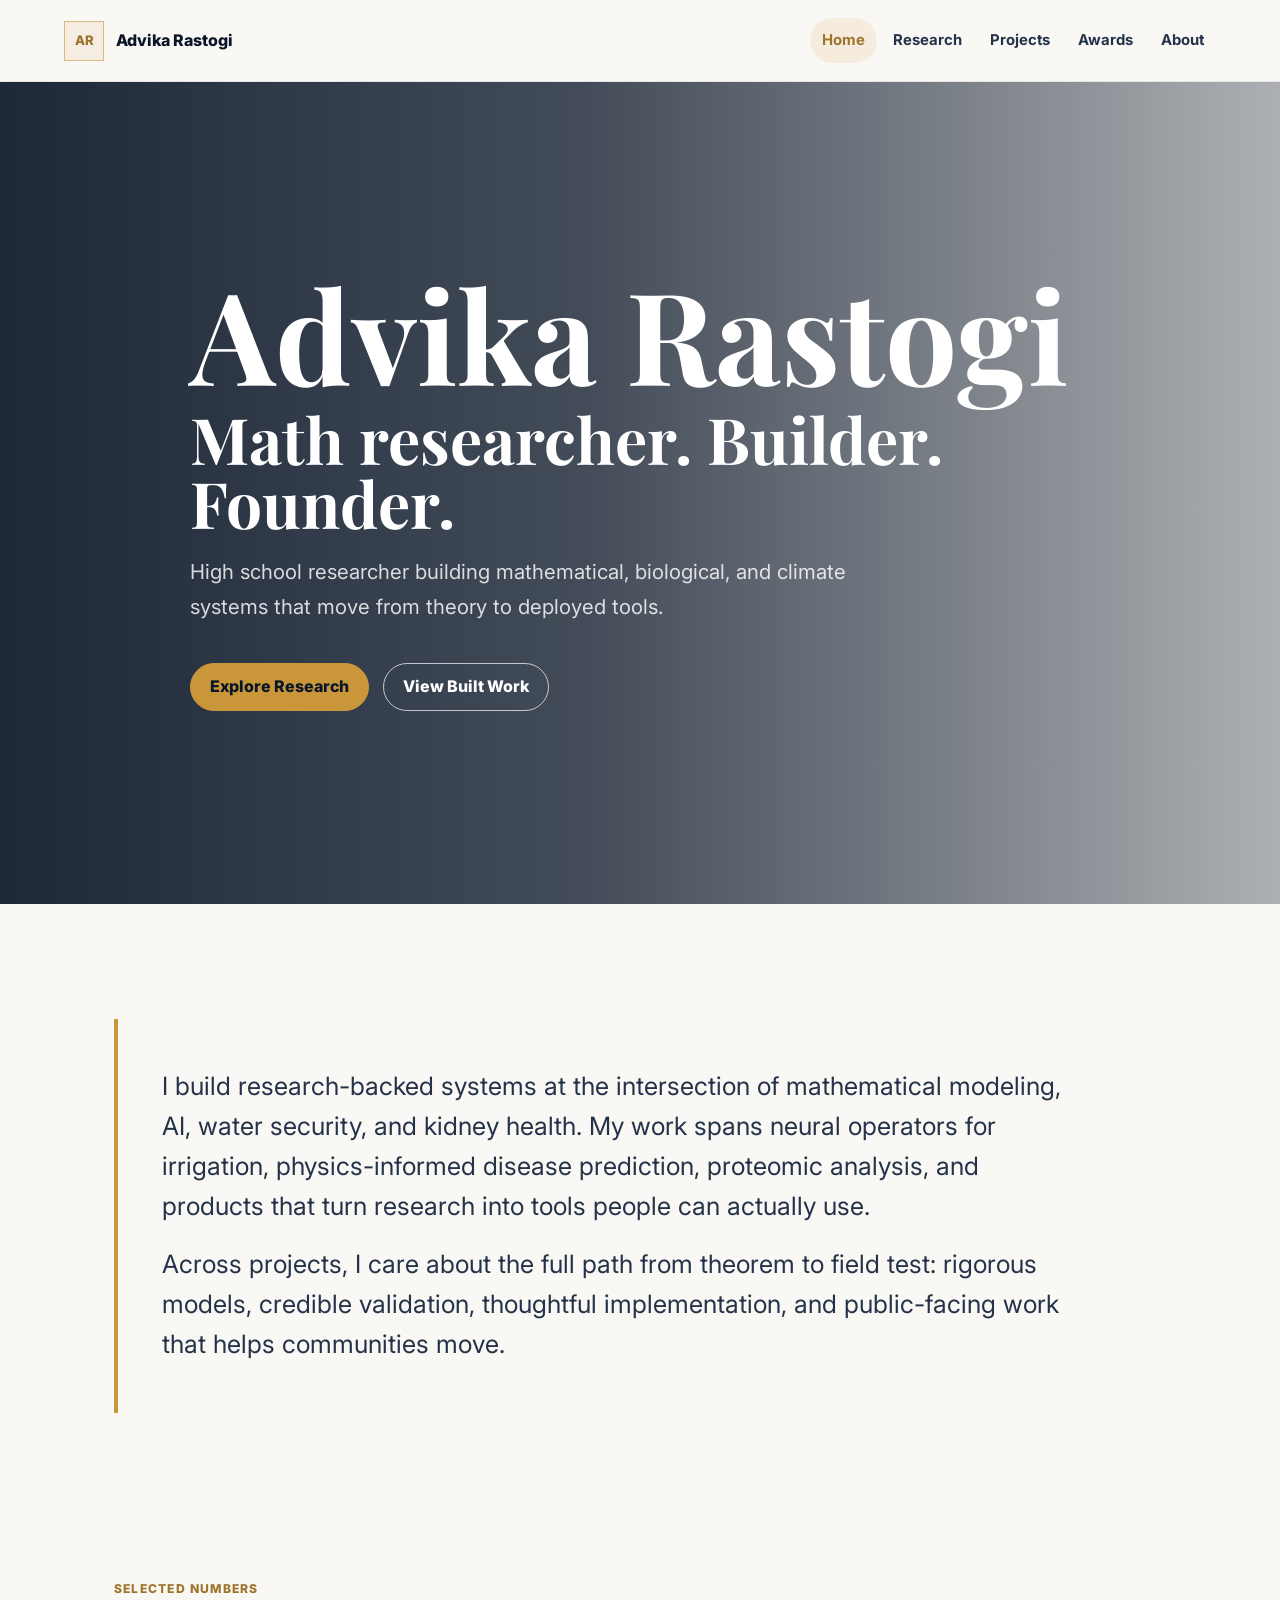
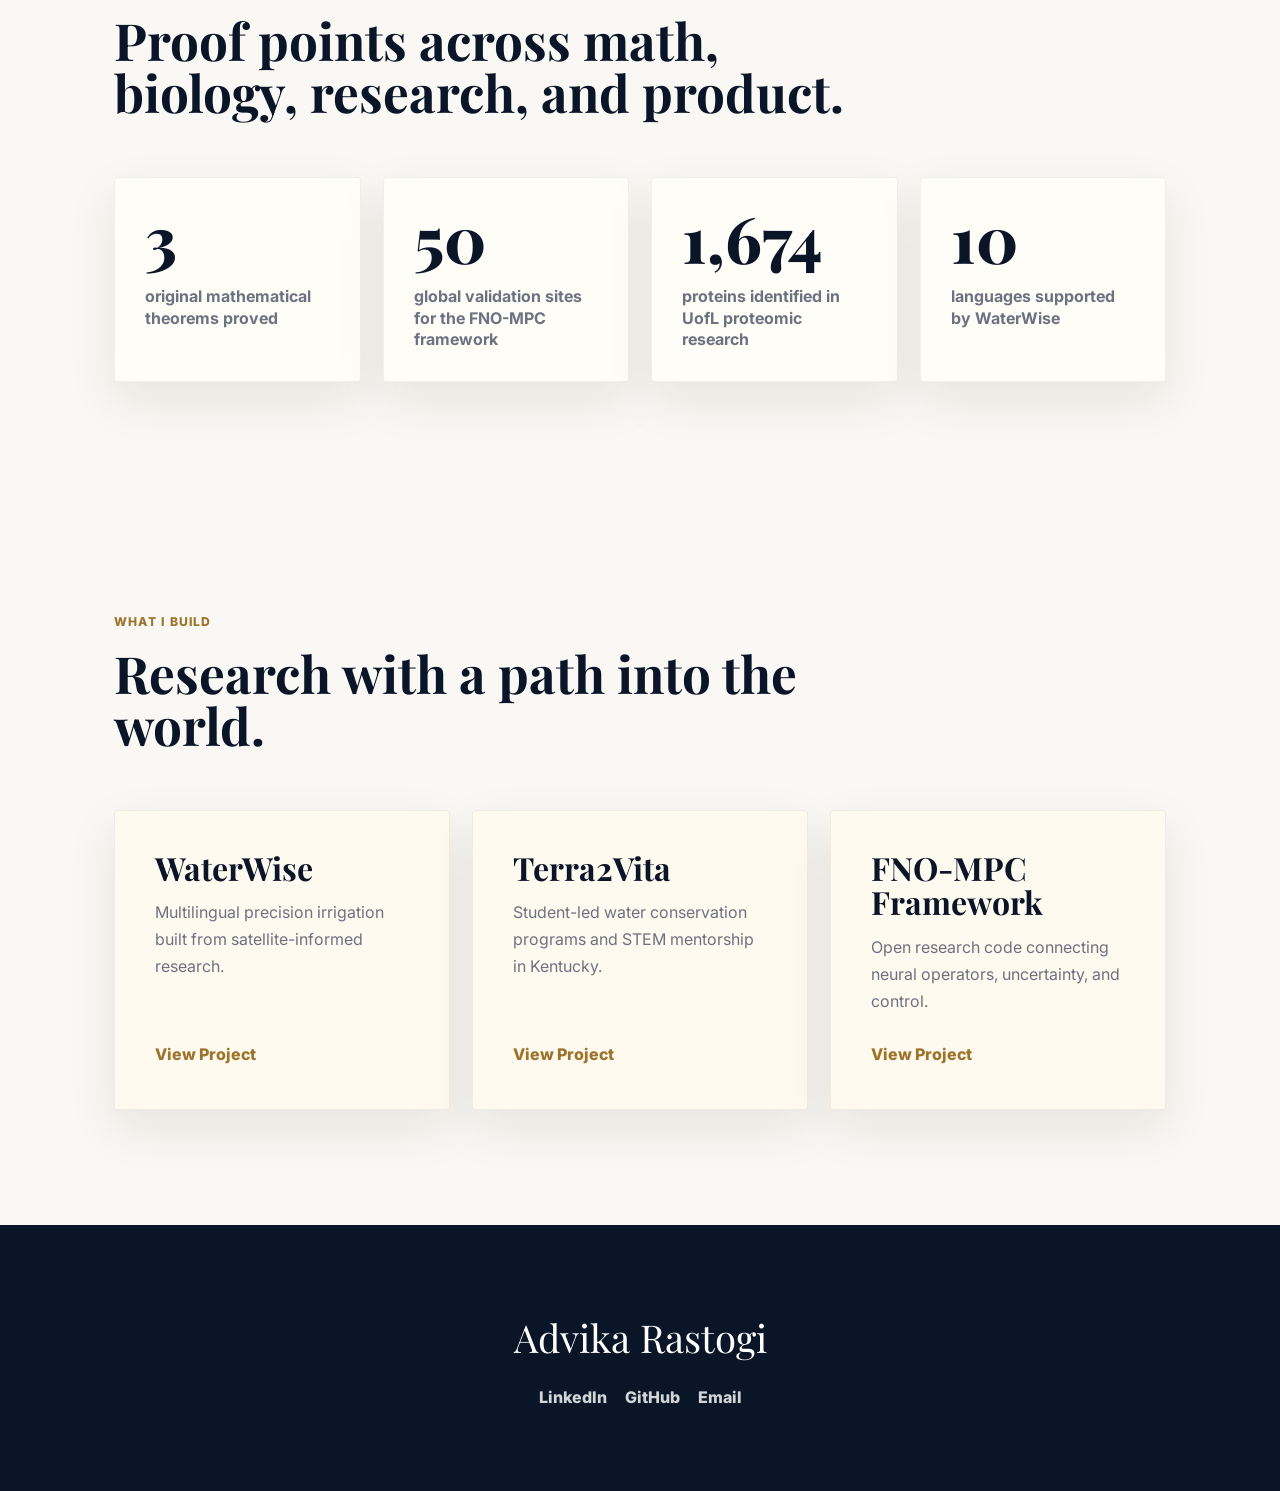
<file: index.html>
<!doctype html>
<html lang="en">
  <head>
    <meta charset="utf-8">
    <meta name="viewport" content="width=device-width, initial-scale=1">
    <title>Advika Rastogi | Researcher, Founder, Builder</title>
    <meta name="description" content="Advika Rastogi is a high school math researcher, founder, and builder working across neural operators, kidney disease prediction, precision irrigation, and youth STEM access.">
    <link rel="preconnect" href="https://fonts.googleapis.com">
    <link rel="preconnect" href="https://fonts.gstatic.com" crossorigin>
    <link href="https://fonts.googleapis.com/css2?family=Inter:wght@400;500;600;700;800&family=Playfair+Display:wght@600;700;800&display=swap" rel="stylesheet">
    <link rel="stylesheet" href="styles.css">
  </head>
  <body>
    <header class="site-header">
      <a class="brand" href="index.html" aria-label="Advika Rastogi home">
        <span class="brand-mark">AR</span>
        <span>Advika Rastogi</span>
      </a>
      <button class="nav-toggle" type="button" aria-label="Open navigation" aria-expanded="false">
        <span></span>
        <span></span>
        <span></span>
      </button>
      <nav class="site-nav" aria-label="Primary navigation">
        <a href="index.html">Home</a>
        <a href="research.html">Research</a>
        <a href="projects.html">Projects</a>
        <a href="awards.html">Awards</a>
        <a href="about.html">About</a>
      </nav>
    </header>

    <main>
      <section class="hero photo-hero">
        <div class="hero-content minimal reveal">
          <h1>Advika Rastogi</h1>
          <p class="tagline">Math researcher. Builder. Founder.</p>
          <p class="hero-copy">High school researcher building mathematical, biological, and climate systems that move from theory to deployed tools.</p>
          <div class="hero-actions" aria-label="Featured links">
            <a class="button primary" href="research.html">Explore Research</a>
            <a class="button secondary" href="projects.html">View Built Work</a>
          </div>
        </div>
      </section>

      <section class="section cream-section">
        <article class="bio-block reveal">
          <p>
            I build research-backed systems at the intersection of mathematical modeling, AI, water security, and kidney health. My work spans neural operators for irrigation, physics-informed disease prediction, proteomic analysis, and products that turn research into tools people can actually use.
          </p>
          <p>
            Across projects, I care about the full path from theorem to field test: rigorous models, credible validation, thoughtful implementation, and public-facing work that helps communities move.
          </p>
        </article>
      </section>

      <section class="section section-tight cream-section">
        <div class="section-heading reveal">
          <p class="eyebrow">Selected numbers</p>
          <h2>Proof points across math, biology, research, and product.</h2>
        </div>
        <div class="stats-grid">
          <article class="metric-card reveal"><span class="metric">3</span><span class="metric-label">original mathematical theorems proved</span></article>
          <article class="metric-card reveal"><span class="metric">50</span><span class="metric-label">global validation sites for the FNO-MPC framework</span></article>
          <article class="metric-card reveal"><span class="metric">1,674</span><span class="metric-label">proteins identified in UofL proteomic research</span></article>
          <article class="metric-card reveal"><span class="metric">10</span><span class="metric-label">languages supported by WaterWise</span></article>
        </div>
      </section>

      <section class="section cream-section">
        <div class="section-heading reveal">
          <p class="eyebrow">What I Build</p>
          <h2>Research with a path into the world.</h2>
        </div>
        <div class="featured-grid">
          <article class="editorial-card reveal">
            <h3>WaterWise</h3>
            <p>Multilingual precision irrigation built from satellite-informed research.</p>
            <a class="text-link" href="projects.html">View Project</a>
          </article>
          <article class="editorial-card reveal">
            <h3>Terra2Vita</h3>
            <p>Student-led water conservation programs and STEM mentorship in Kentucky.</p>
            <a class="text-link" href="projects.html">View Project</a>
          </article>
          <article class="editorial-card reveal">
            <h3>FNO-MPC Framework</h3>
            <p>Open research code connecting neural operators, uncertainty, and control.</p>
            <a class="text-link" href="projects.html">View Project</a>
          </article>
        </div>
      </section>
    </main>

    <footer class="site-footer">
      <p>Advika Rastogi</p>
      <div>
        <a href="#" aria-disabled="true">LinkedIn</a>
        <a href="#" aria-disabled="true">GitHub</a>
        <a href="mailto:advika@example.com">Email</a>
      </div>
    </footer>
    <script src="script.js"></script>
  </body>
</html>
</file>
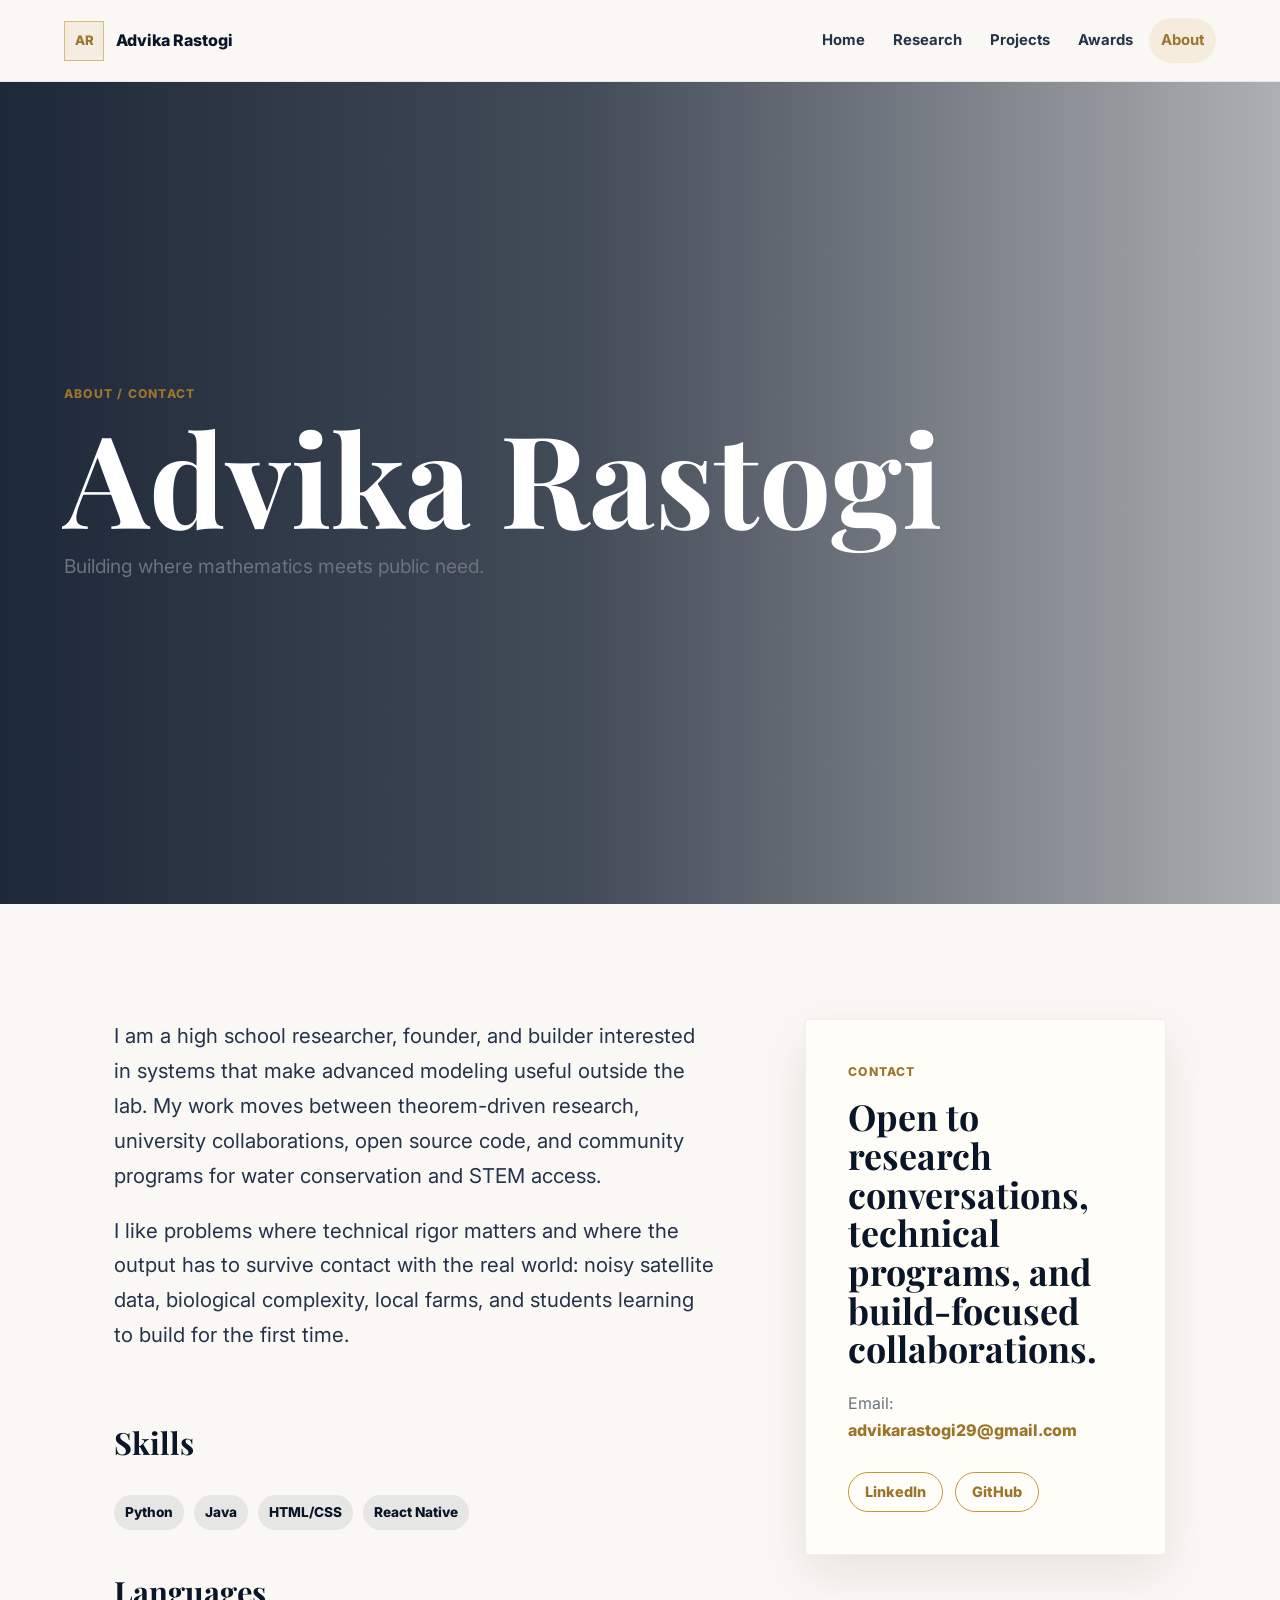
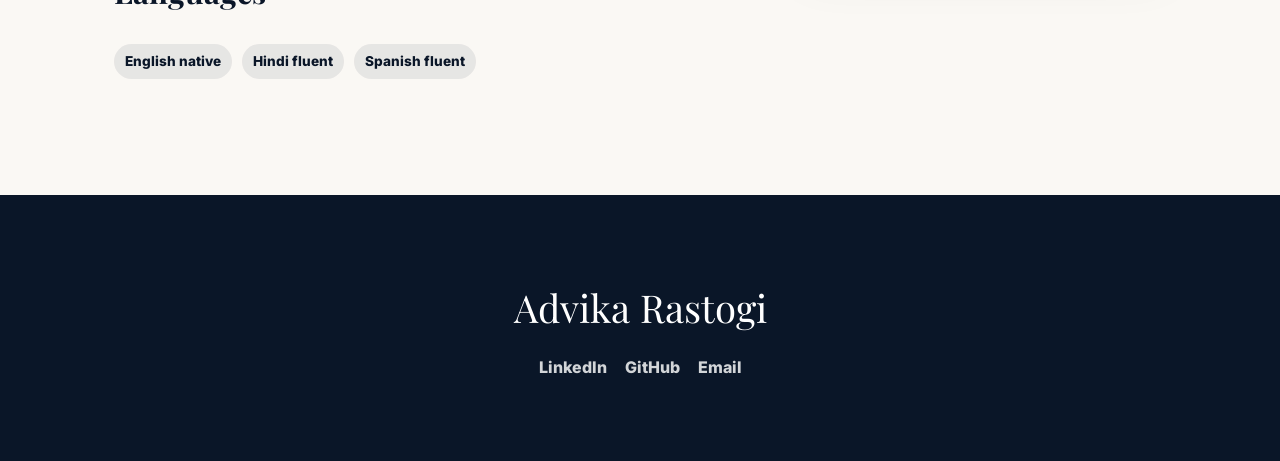
<file: about.html>
<!doctype html>
<html lang="en">
  <head>
    <meta charset="utf-8">
    <meta name="viewport" content="width=device-width, initial-scale=1">
    <title>About | Advika Rastogi</title>
    <meta name="description" content="About Advika Rastogi, high school researcher, founder, and builder.">
    <link rel="preconnect" href="https://fonts.googleapis.com">
    <link rel="preconnect" href="https://fonts.gstatic.com" crossorigin>
    <link href="https://fonts.googleapis.com/css2?family=Inter:wght@400;500;600;700;800&family=Playfair+Display:wght@600;700;800&display=swap" rel="stylesheet">
    <link rel="stylesheet" href="styles.css">
  </head>
  <body>
    <header class="site-header">
      <a class="brand" href="index.html"><span class="brand-mark">AR</span><span>Advika Rastogi</span></a>
      <button class="nav-toggle" type="button" aria-label="Open navigation" aria-expanded="false"><span></span><span></span><span></span></button>
      <nav class="site-nav" aria-label="Primary navigation">
        <a href="index.html">Home</a>
        <a href="research.html">Research</a>
        <a href="projects.html">Projects</a>
        <a href="awards.html">Awards</a>
        <a href="about.html">About</a>
      </nav>
    </header>

    <main>
      <section class="hero photo-hero" about-title">
        <div class="reveal">
          <p class="eyebrow">About / Contact</p>
          <h1>Advika Rastogi</h1>
          <p class="page-copy">Building where mathematics meets public need.</p>
        </div>
      </section>

      <section class="section two-column cream-section">
        <div class="about-copy reveal">
          <p>I am a high school researcher, founder, and builder interested in systems that make advanced modeling useful outside the lab. My work moves between theorem-driven research, university collaborations, open source code, and community programs for water conservation and STEM access.</p>
          <p>I like problems where technical rigor matters and where the output has to survive contact with the real world: noisy satellite data, biological complexity, local farms, and students learning to build for the first time.</p>
          <div class="info-stack">
            <div>
              <h2>Skills</h2>
              <div class="chip-list"><span>Python</span><span>Java</span><span>HTML/CSS</span><span>React Native</span></div>
            </div>
            <div>
              <h2>Languages</h2>
              <div class="chip-list"><span>English native</span><span>Hindi fluent</span><span>Spanish fluent</span></div>
            </div>
          </div>
        </div>
        <aside class="contact-card reveal" id="contact">
          <span class="card-kicker">Contact</span>
          <h2>Open to research conversations, technical programs, and build-focused collaborations.</h2>
          <p>Email: <a href="mailto:advika@example.com">advikarastogi29@gmail.com</a></p>
          <div class="contact-actions">
            <a class="button small outline-gold" href="#" aria-disabled="true">LinkedIn</a>
            <a class="button small outline-gold" href="#" aria-disabled="true">GitHub</a>
          </div>
        </aside>
      </section>
    </main>

    <footer class="site-footer">
      <p>Advika Rastogi</p>
      <div><a href="#" aria-disabled="true">LinkedIn</a><a href="#" aria-disabled="true">GitHub</a><a href="mailto:advika@example.com">Email</a></div>
    </footer>
    <script src="script.js"></script>
  </body>
</html>
</file>
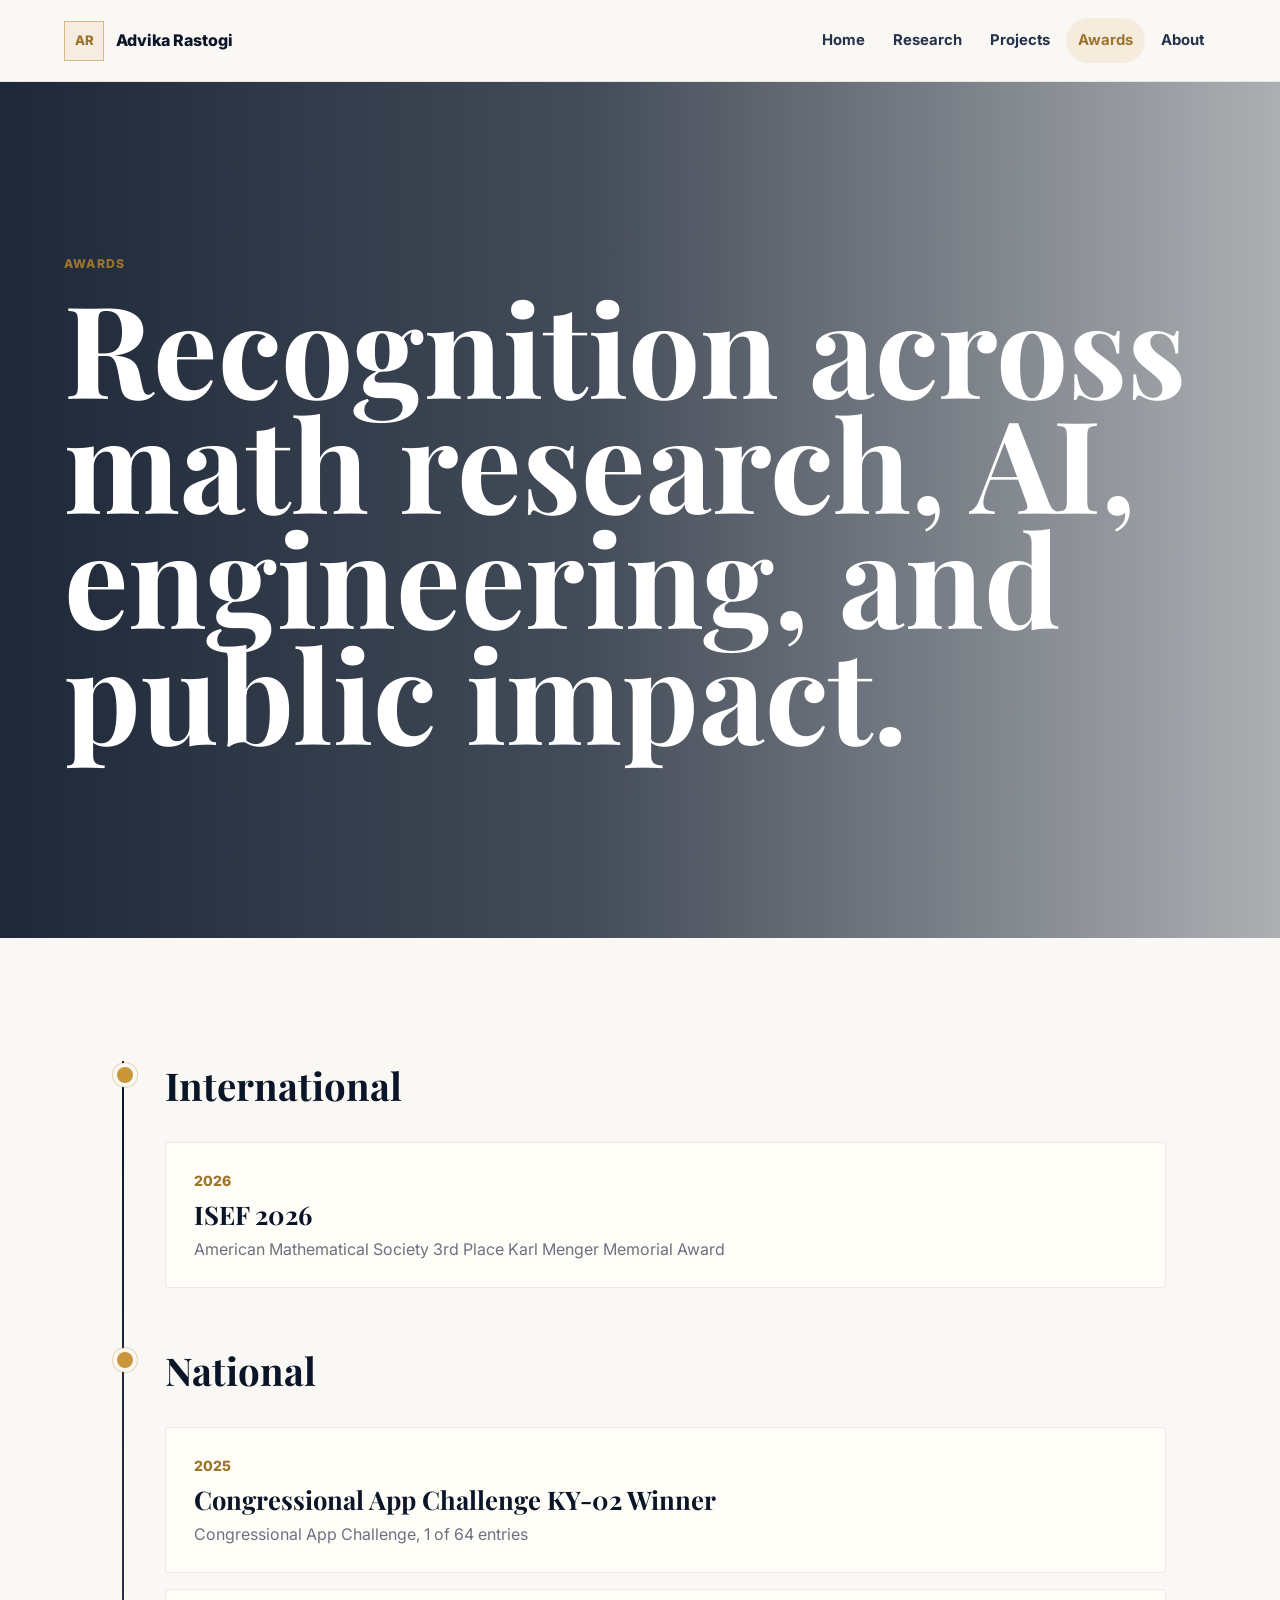
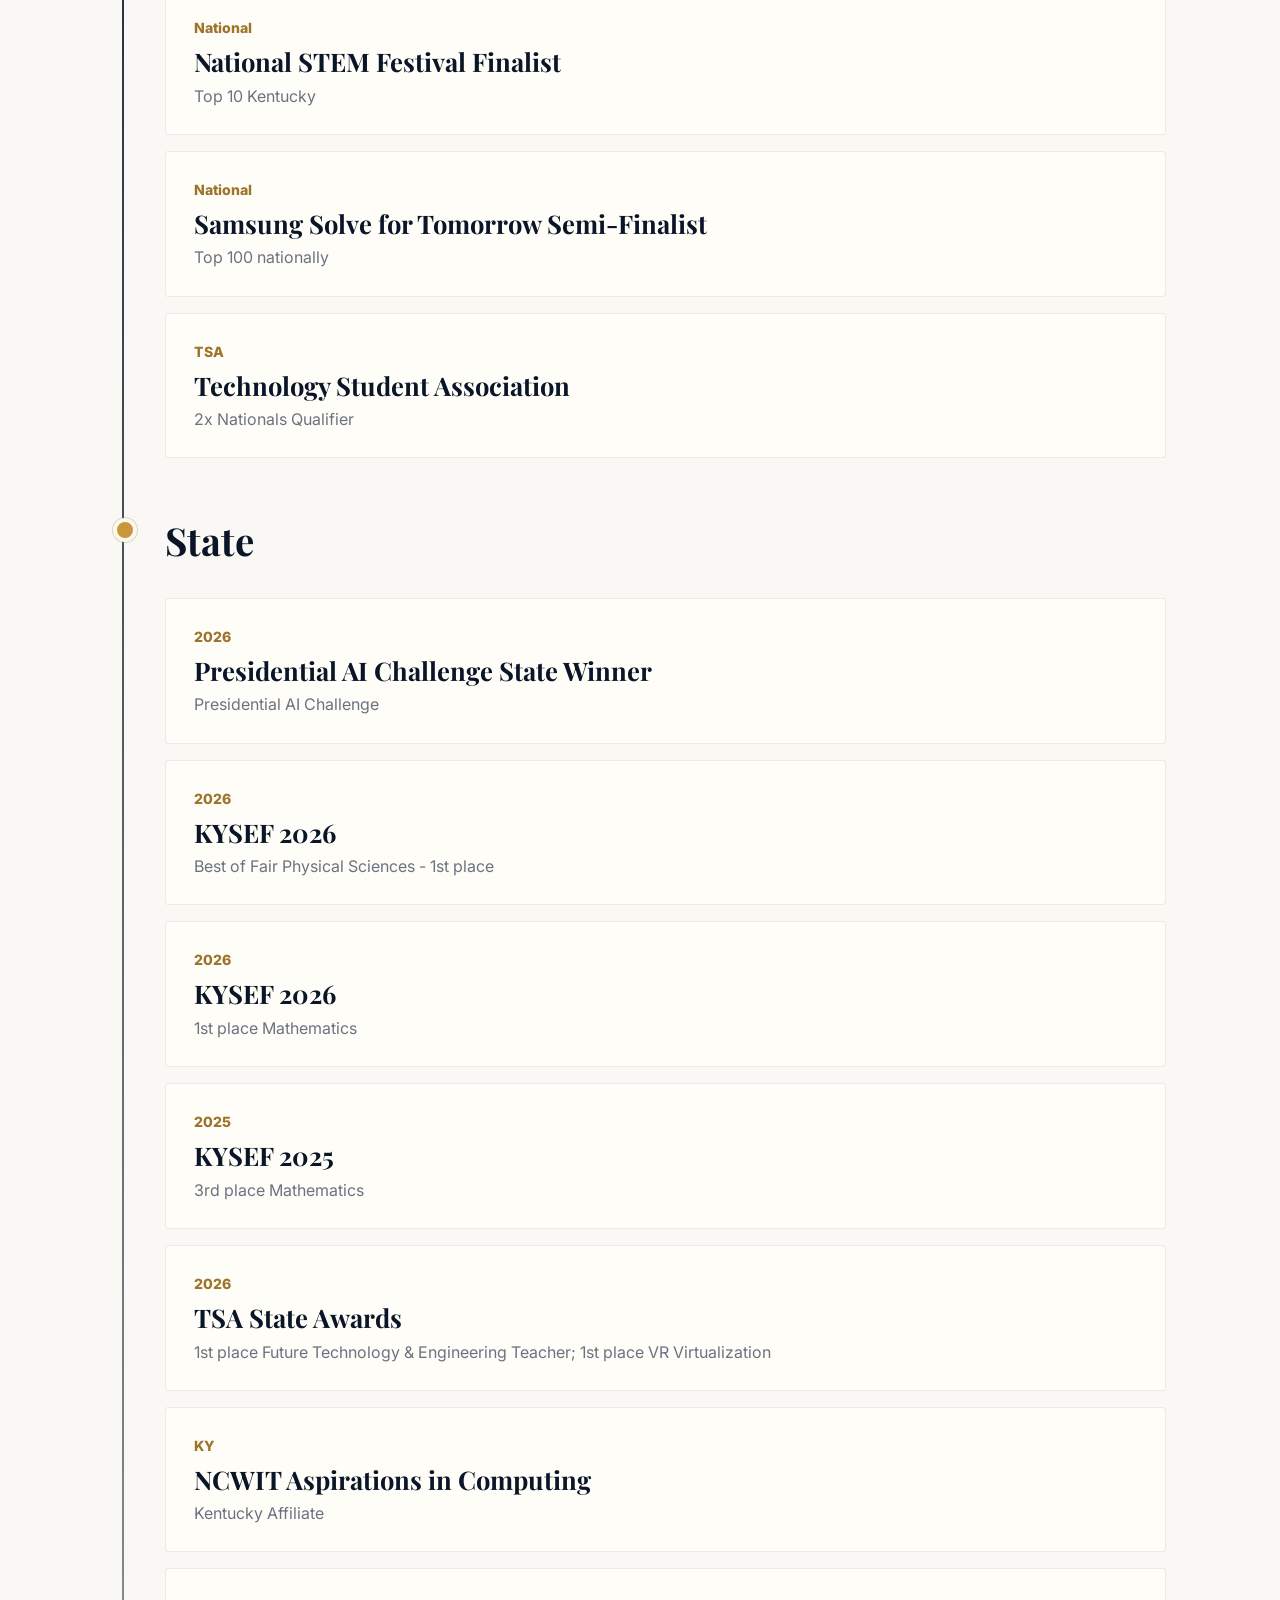
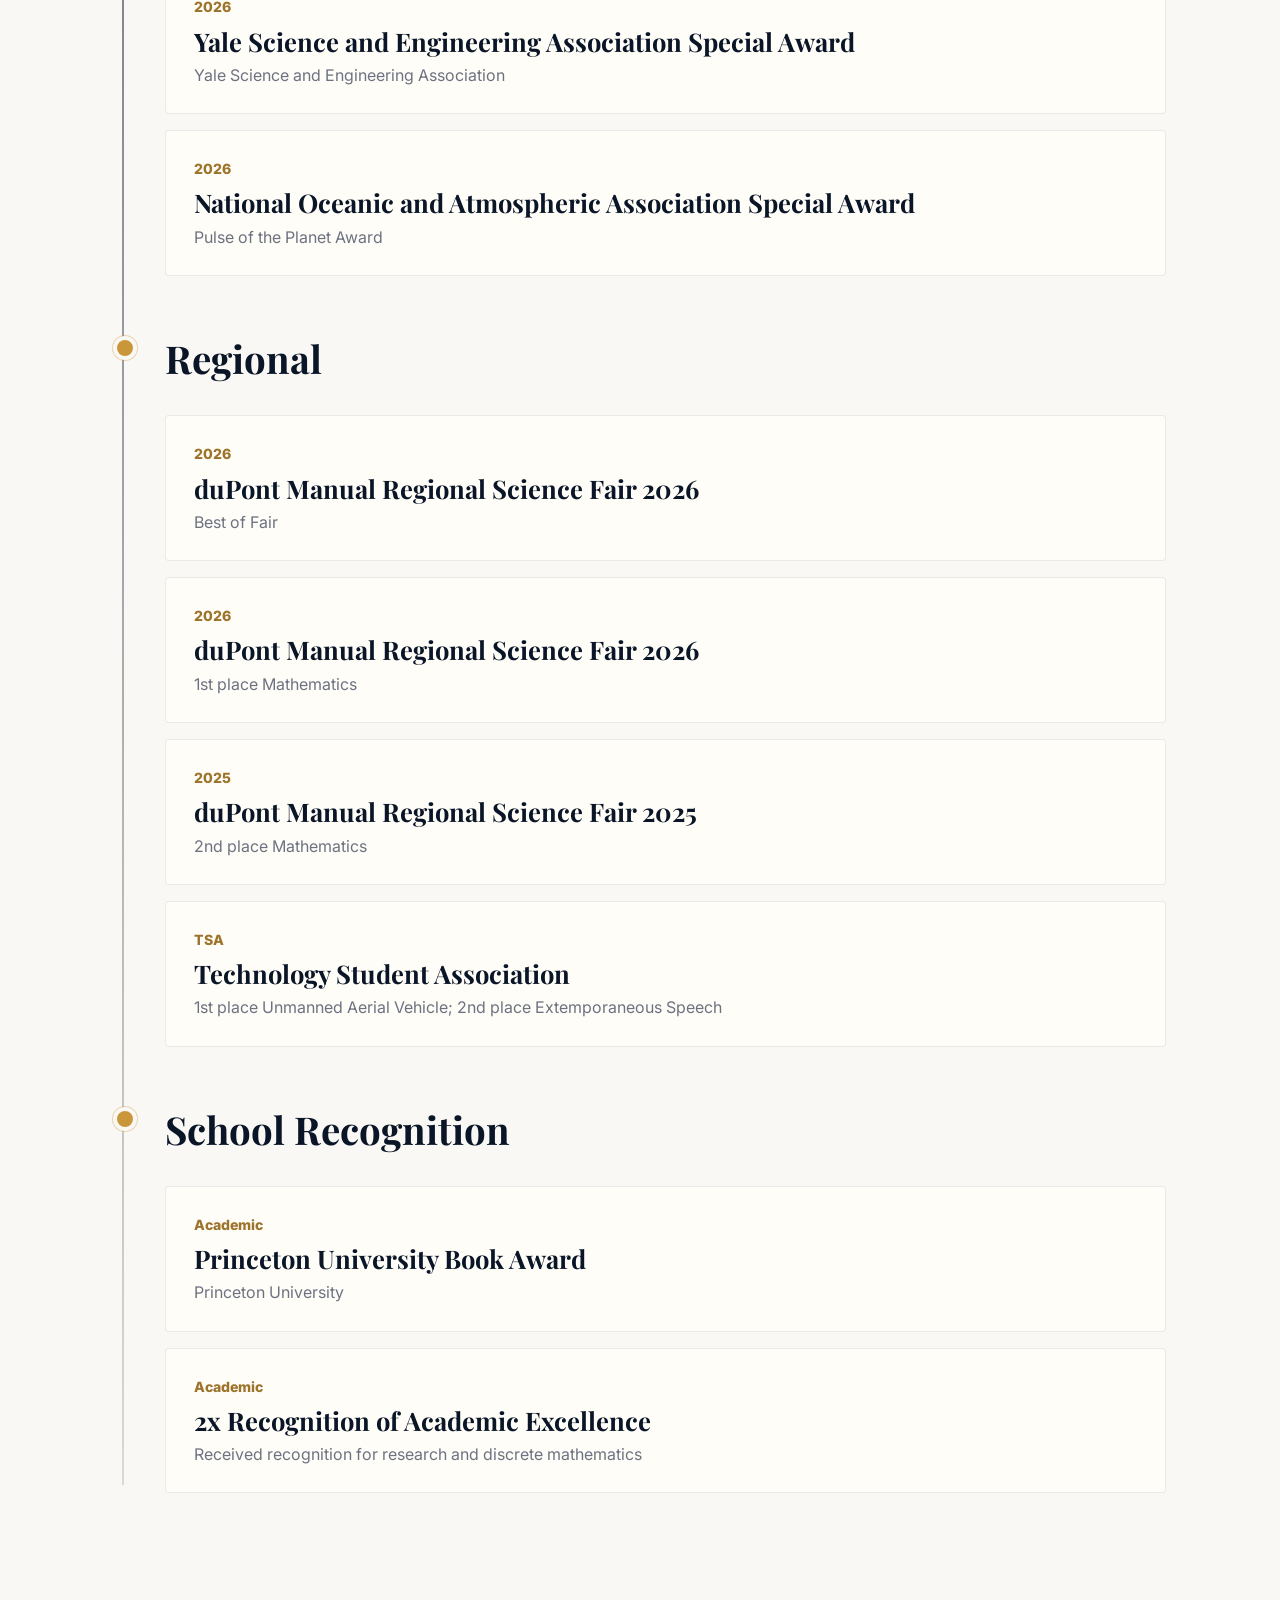
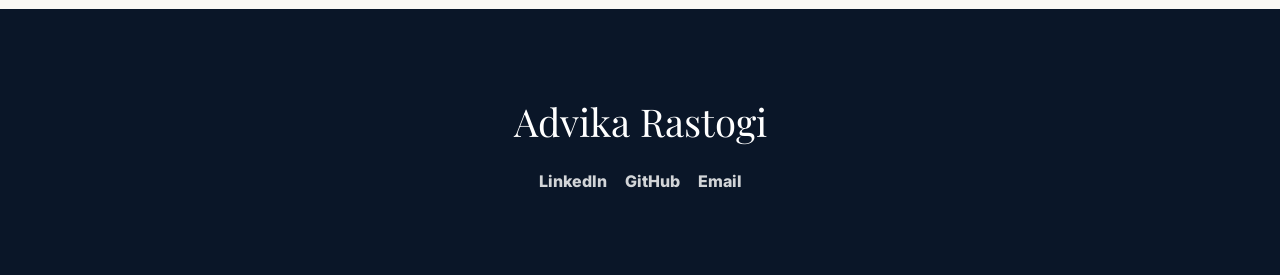
<file: awards.html>
<!doctype html>
<html lang="en">
  <head>
    <meta charset="utf-8">
    <meta name="viewport" content="width=device-width, initial-scale=1">
    <title>Awards | Advika Rastogi</title>
    <meta name="description" content="Awards and recognition earned by Advika Rastogi in research, AI, engineering, and STEM leadership.">
    <link rel="preconnect" href="https://fonts.googleapis.com">
    <link rel="preconnect" href="https://fonts.gstatic.com" crossorigin>
    <link href="https://fonts.googleapis.com/css2?family=Inter:wght@400;500;600;700;800&family=Playfair+Display:wght@600;700;800&display=swap" rel="stylesheet">
    <link rel="stylesheet" href="styles.css">
  </head>
  <body>
    <header class="site-header">
      <a class="brand" href="index.html"><span class="brand-mark">AR</span><span>Advika Rastogi</span></a>
      <button class="nav-toggle" type="button" aria-label="Open navigation" aria-expanded="false"><span></span><span></span><span></span></button>
      <nav class="site-nav" aria-label="Primary navigation">
        <a href="index.html">Home</a>
        <a href="research.html">Research</a>
        <a href="projects.html">Projects</a>
        <a href="awards.html">Awards</a>
        <a href="about.html">About</a>
      </nav>
    </header>

    <main>
      <section class="hero photo-hero">
        <p class="eyebrow reveal">Awards</p>
        <h1 class="reveal">Recognition across math research, AI, engineering, and public impact.</h1>
      </section>

      <section class="section cream-section">
        <div class="tiered-timeline">
          <section class="award-tier reveal">
            <h2>International</h2>
            <article class="timeline-item"><span>2026</span><h3>ISEF 2026</h3><p>American Mathematical Society 3rd Place Karl Menger Memorial Award</p></article>
          </section>
          <section class="award-tier reveal">
            <h2>National</h2>
            <article class="timeline-item"><span>2025</span><h3>Congressional App Challenge KY-02 Winner</h3><p>Congressional App Challenge, 1 of 64 entries</p></article>
            <article class="timeline-item"><span>National</span><h3>National STEM Festival Finalist</h3><p>Top 10 Kentucky</p></article>
            <article class="timeline-item"><span>National</span><h3>Samsung Solve for Tomorrow Semi-Finalist</h3><p>Top 100 nationally</p></article>
            <article class="timeline-item"><span>TSA</span><h3>Technology Student Association</h3><p>2x Nationals Qualifier</p></article>
          </section>
          <section class="award-tier reveal">
            <h2>State</h2>
            <article class="timeline-item"><span>2026</span><h3>Presidential AI Challenge State Winner</h3><p>Presidential AI Challenge</p></article>
            <article class="timeline-item"><span>2026</span><h3>KYSEF 2026</h3><p>Best of Fair Physical Sciences - 1st place</p></article>
            <article class="timeline-item"><span>2026</span><h3>KYSEF 2026</h3><p>1st place Mathematics</p></article>
            <article class="timeline-item"><span>2025</span><h3>KYSEF 2025</h3><p>3rd place Mathematics</p></article>
            <article class="timeline-item"><span>2026</span><h3>TSA State Awards</h3><p>1st place Future Technology & Engineering Teacher; 1st place VR Virtualization</p></article>
            <article class="timeline-item"><span>KY</span><h3>NCWIT Aspirations in Computing</h3><p>Kentucky Affiliate</p></article>
            <article class="timeline-item"><span>2026</span><h3>Yale Science and Engineering Association Special Award</h3><p>Yale Science and Engineering Association</p></article>
            <article class="timeline-item"><span>2026</span><h3>National Oceanic and Atmospheric Association Special Award</h3><p>Pulse of the Planet Award</p></article>
          </section>
          <section class="award-tier reveal">
            <h2>Regional</h2>
            <article class="timeline-item"><span>2026</span><h3>duPont Manual Regional Science Fair 2026</h3><p>Best of Fair</p></article>
            <article class="timeline-item"><span>2026</span><h3>duPont Manual Regional Science Fair 2026</h3><p>1st place Mathematics</p></article>
            <article class="timeline-item"><span>2025</span><h3>duPont Manual Regional Science Fair 2025</h3><p>2nd place Mathematics</p></article>
            <article class="timeline-item"><span>TSA</span><h3>Technology Student Association</h3><p>1st place Unmanned Aerial Vehicle; 2nd place Extemporaneous Speech</p></article>
          </section>
          <section class="award-tier reveal">
            <h2>School Recognition</h2>
            <article class="timeline-item"><span>Academic</span><h3>Princeton University Book Award</h3><p>Princeton University</p></article>
            <article class="timeline-item"><span>Academic</span><h3>2x Recognition of Academic Excellence</h3><p>Received recognition for research and discrete mathematics</p></article>
          </section>
        </div>
      </section>
    </main>

    <footer class="site-footer">
      <p>Advika Rastogi</p>
      <div><a href="#" aria-disabled="true">LinkedIn</a><a href="#" aria-disabled="true">GitHub</a><a href="mailto:advika@example.com">Email</a></div>
    </footer>
    <script src="script.js"></script>
  </body>
</html>
</file>
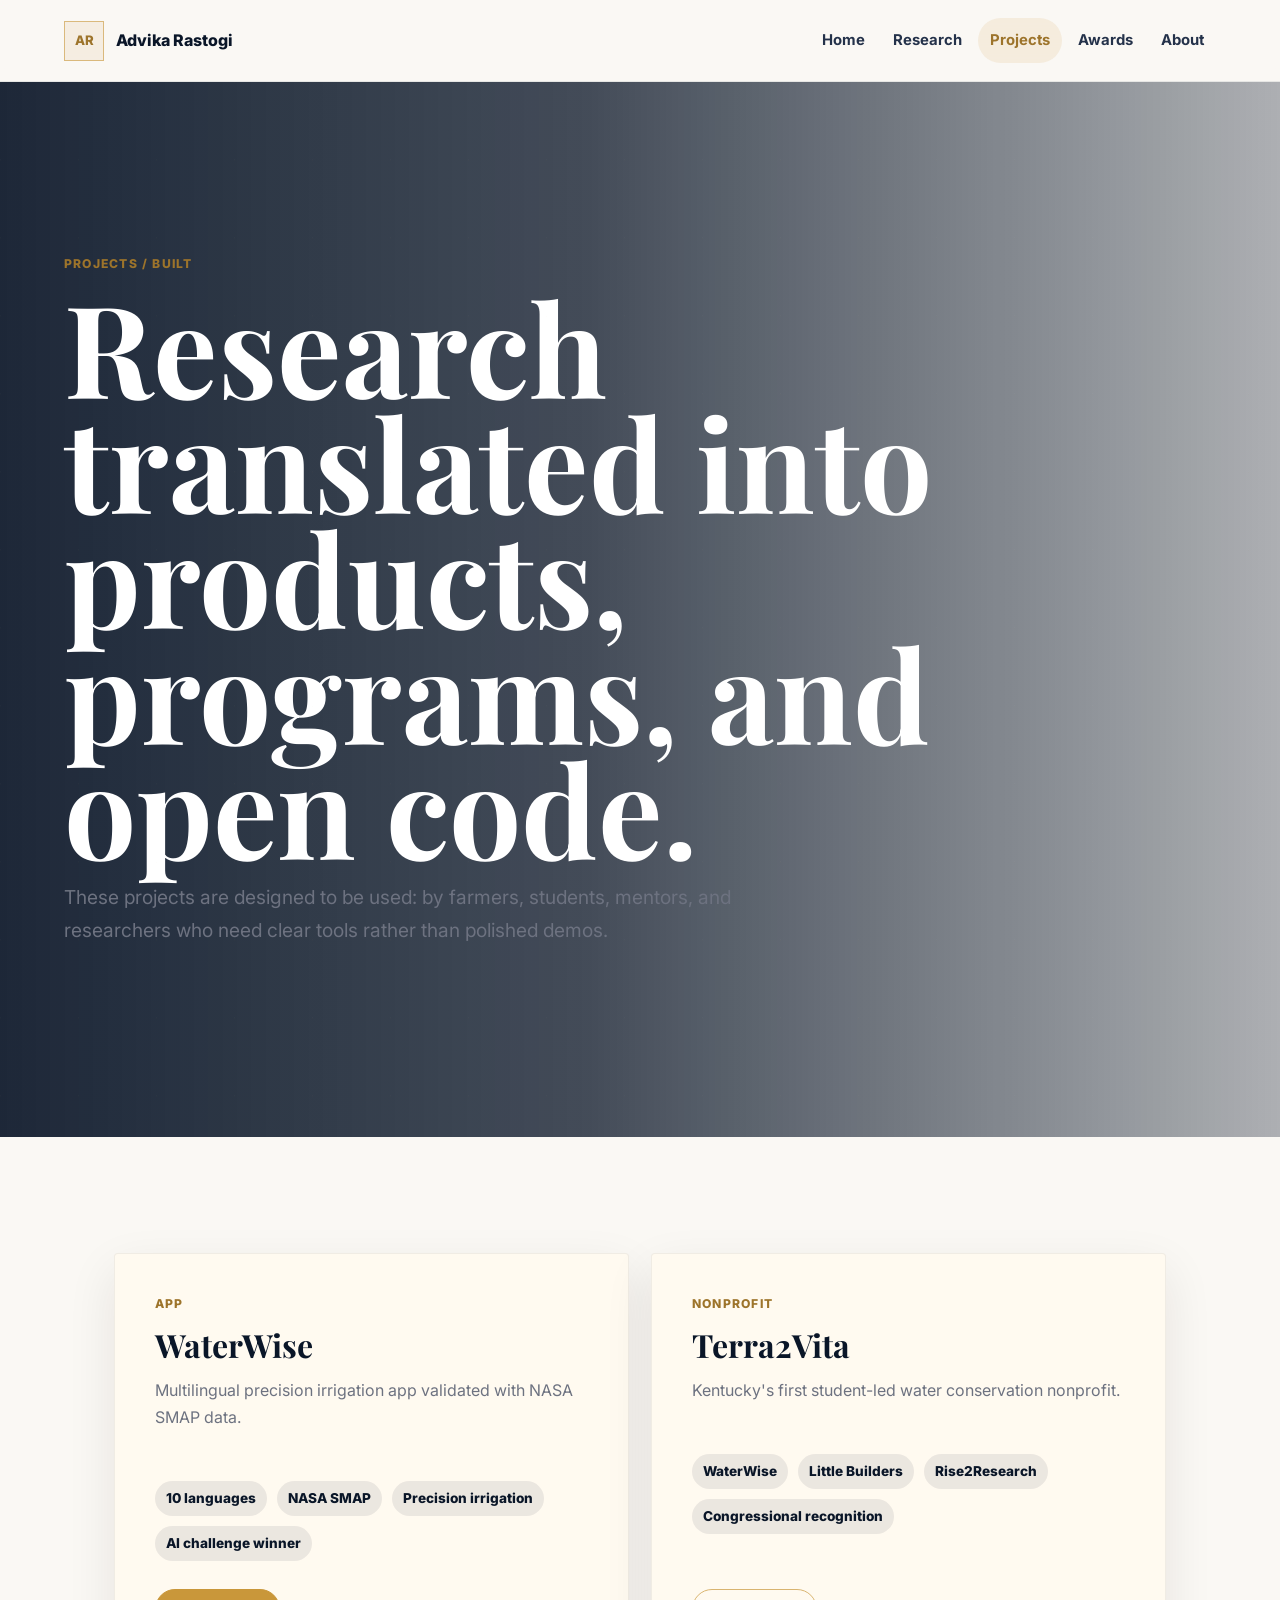
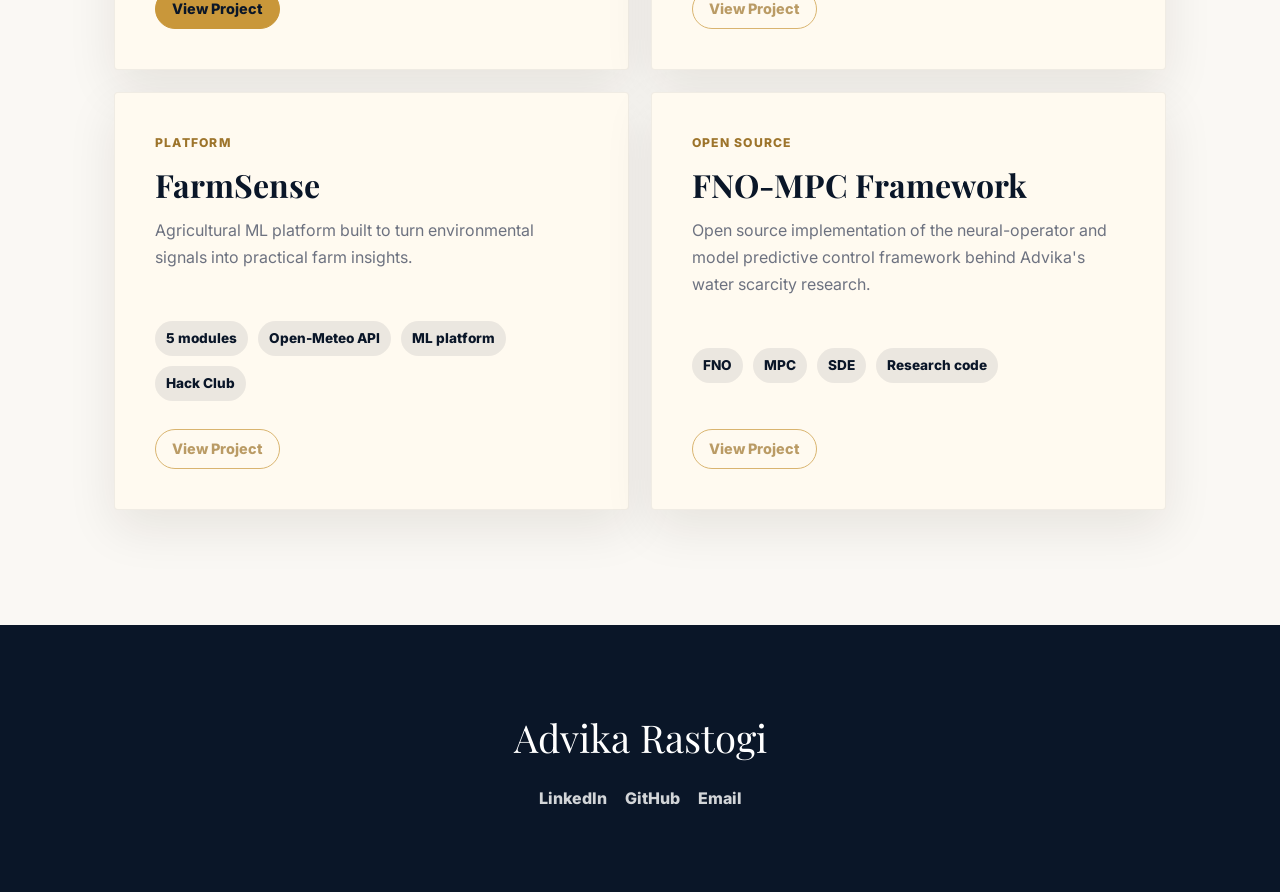
<file: projects.html>
<!doctype html>
<html lang="en">
  <head>
    <meta charset="utf-8">
    <meta name="viewport" content="width=device-width, initial-scale=1">
    <title>Projects | Advika Rastogi</title>
    <meta name="description" content="Built work by Advika Rastogi: WaterWise, Terra2Vita, FarmSense, and FNO-MPC research code.">
    <link rel="preconnect" href="https://fonts.googleapis.com">
    <link rel="preconnect" href="https://fonts.gstatic.com" crossorigin>
    <link href="https://fonts.googleapis.com/css2?family=Inter:wght@400;500;600;700;800&family=Playfair+Display:wght@600;700;800&display=swap" rel="stylesheet">
    <link rel="stylesheet" href="styles.css">
  </head>
  <body>
    <header class="site-header">
      <a class="brand" href="index.html"><span class="brand-mark">AR</span><span>Advika Rastogi</span></a>
      <button class="nav-toggle" type="button" aria-label="Open navigation" aria-expanded="false"><span></span><span></span><span></span></button>
      <nav class="site-nav" aria-label="Primary navigation">
        <a href="index.html">Home</a>
        <a href="research.html">Research</a>
        <a href="projects.html">Projects</a>
        <a href="awards.html">Awards</a>
        <a href="about.html">About</a>
      </nav>
    </header>

    <main>
      <section class="hero photo-hero">
        <p class="eyebrow reveal">Projects / Built</p>
        <h1 class="reveal">Research translated into products, programs, and open code.</h1>
        <p class="page-copy reveal">These projects are designed to be used: by farmers, students, mentors, and researchers who need clear tools rather than polished demos.</p>
      </section>

      <section class="section cream-section">
        <div class="project-grid">
          <article class="project-card reveal">
            <span class="card-kicker">App</span>
            <h2>WaterWise</h2>
            <p>Multilingual precision irrigation app validated with NASA SMAP data.</p>
            <div class="chip-list"><span>10 languages</span><span>NASA SMAP</span><span>Precision irrigation</span><span>AI challenge winner</span></div>
            <a class="button small" href="https://congressionalappchallenge.us/25-ky02/" target="_blank" rel="noopener">View Project</a>
          </article>

          <article class="project-card reveal">
            <span class="card-kicker">Nonprofit</span>
            <h2>Terra2Vita</h2>
            <p>Kentucky's first student-led water conservation nonprofit.</p>
            <div class="chip-list"><span>WaterWise</span><span>Little Builders</span><span>Rise2Research</span><span>Congressional recognition</span></div>
            <a class="button small disabled" href="#" aria-disabled="true">View Project</a>
          </article>

          <article class="project-card reveal">
            <span class="card-kicker">Platform</span>
            <h2>FarmSense</h2>
            <p>Agricultural ML platform built to turn environmental signals into practical farm insights.</p>
            <div class="chip-list"><span>5 modules</span><span>Open-Meteo API</span><span>ML platform</span><span>Hack Club</span></div>
            <a class="button small disabled" href="#" aria-disabled="true">View Project</a>
          </article>

          <article class="project-card reveal">
            <span class="card-kicker">Open source</span>
            <h2>FNO-MPC Framework</h2>
            <p>Open source implementation of the neural-operator and model predictive control framework behind Advika's water scarcity research.</p>
            <div class="chip-list"><span>FNO</span><span>MPC</span><span>SDE</span><span>Research code</span></div>
            <a class="button small disabled" href="#" aria-disabled="true">View Project</a>
          </article>
        </div>
      </section>
    </main>

    <footer class="site-footer">
      <p>Advika Rastogi</p>
      <div><a href="#" aria-disabled="true">LinkedIn</a><a href="#" aria-disabled="true">GitHub</a><a href="mailto:advika@example.com">Email</a></div>
    </footer>
    <script src="script.js"></script>
  </body>
</html>
</file>
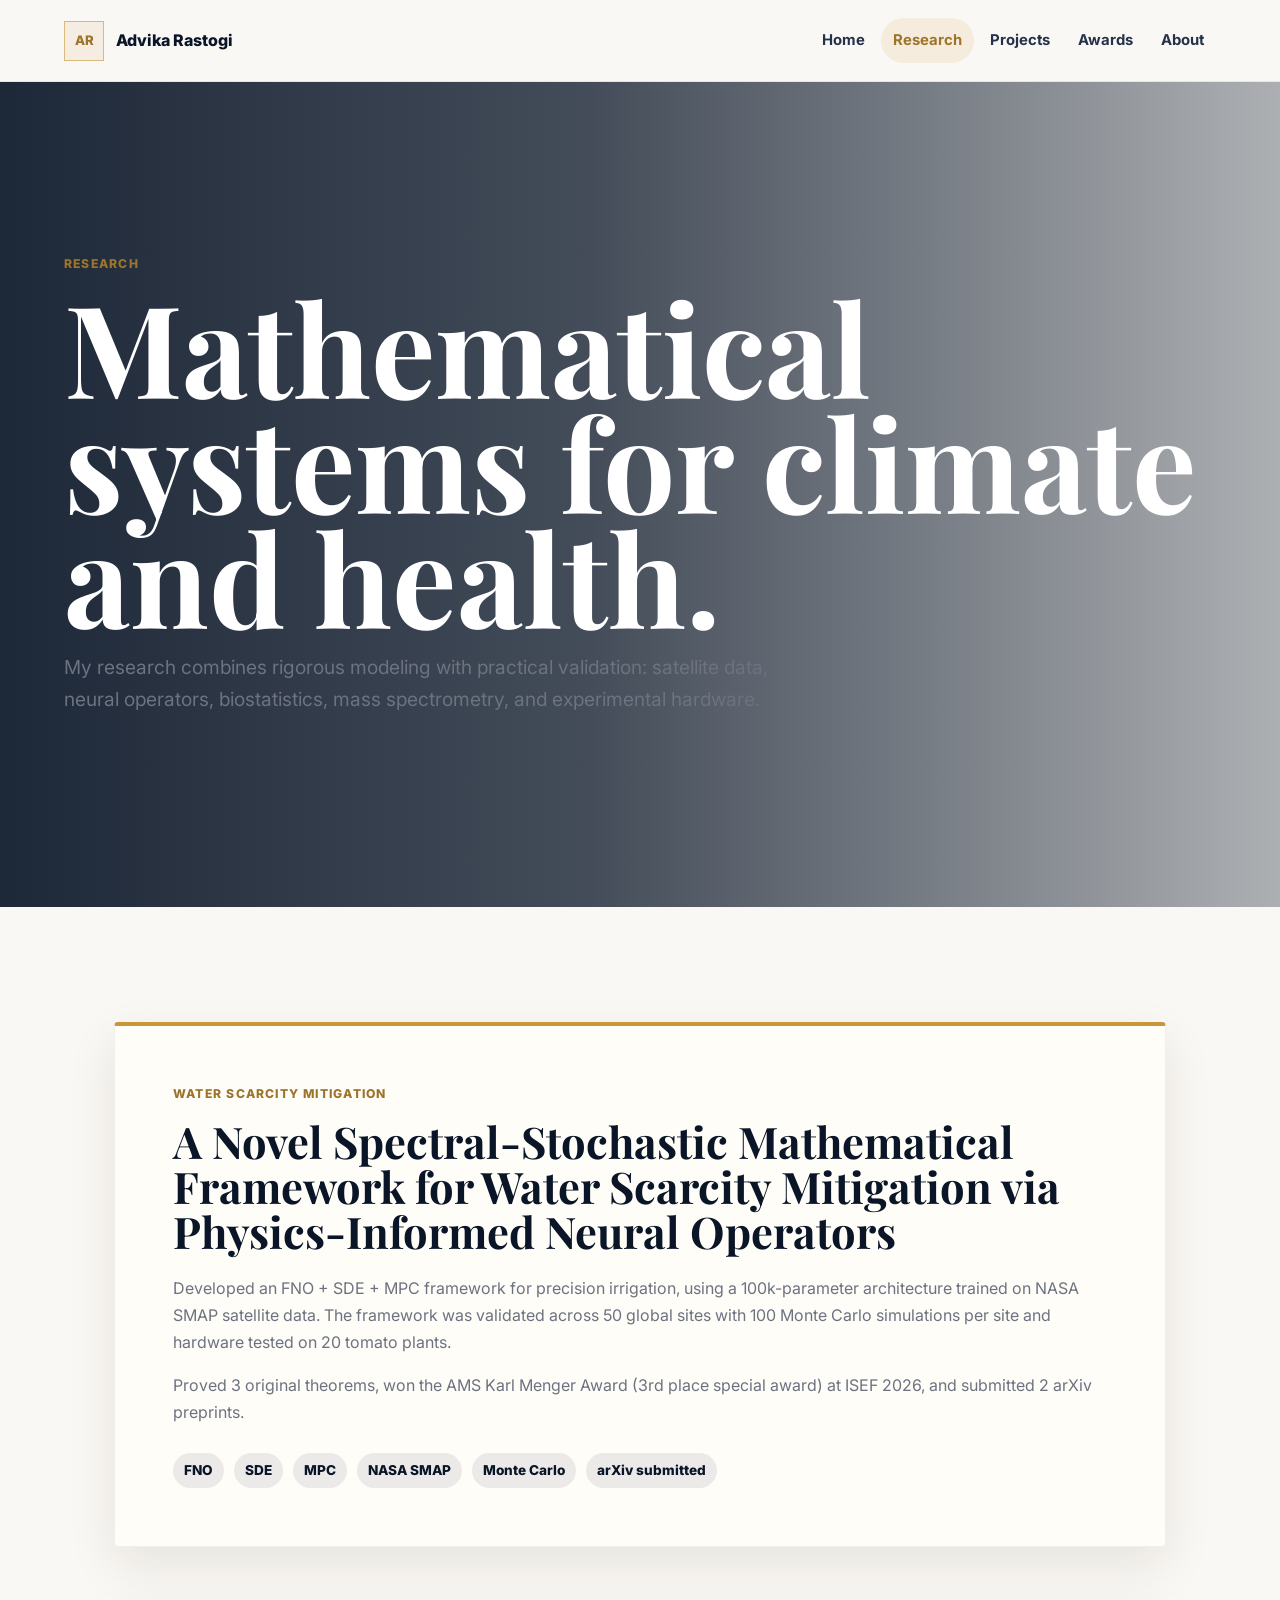
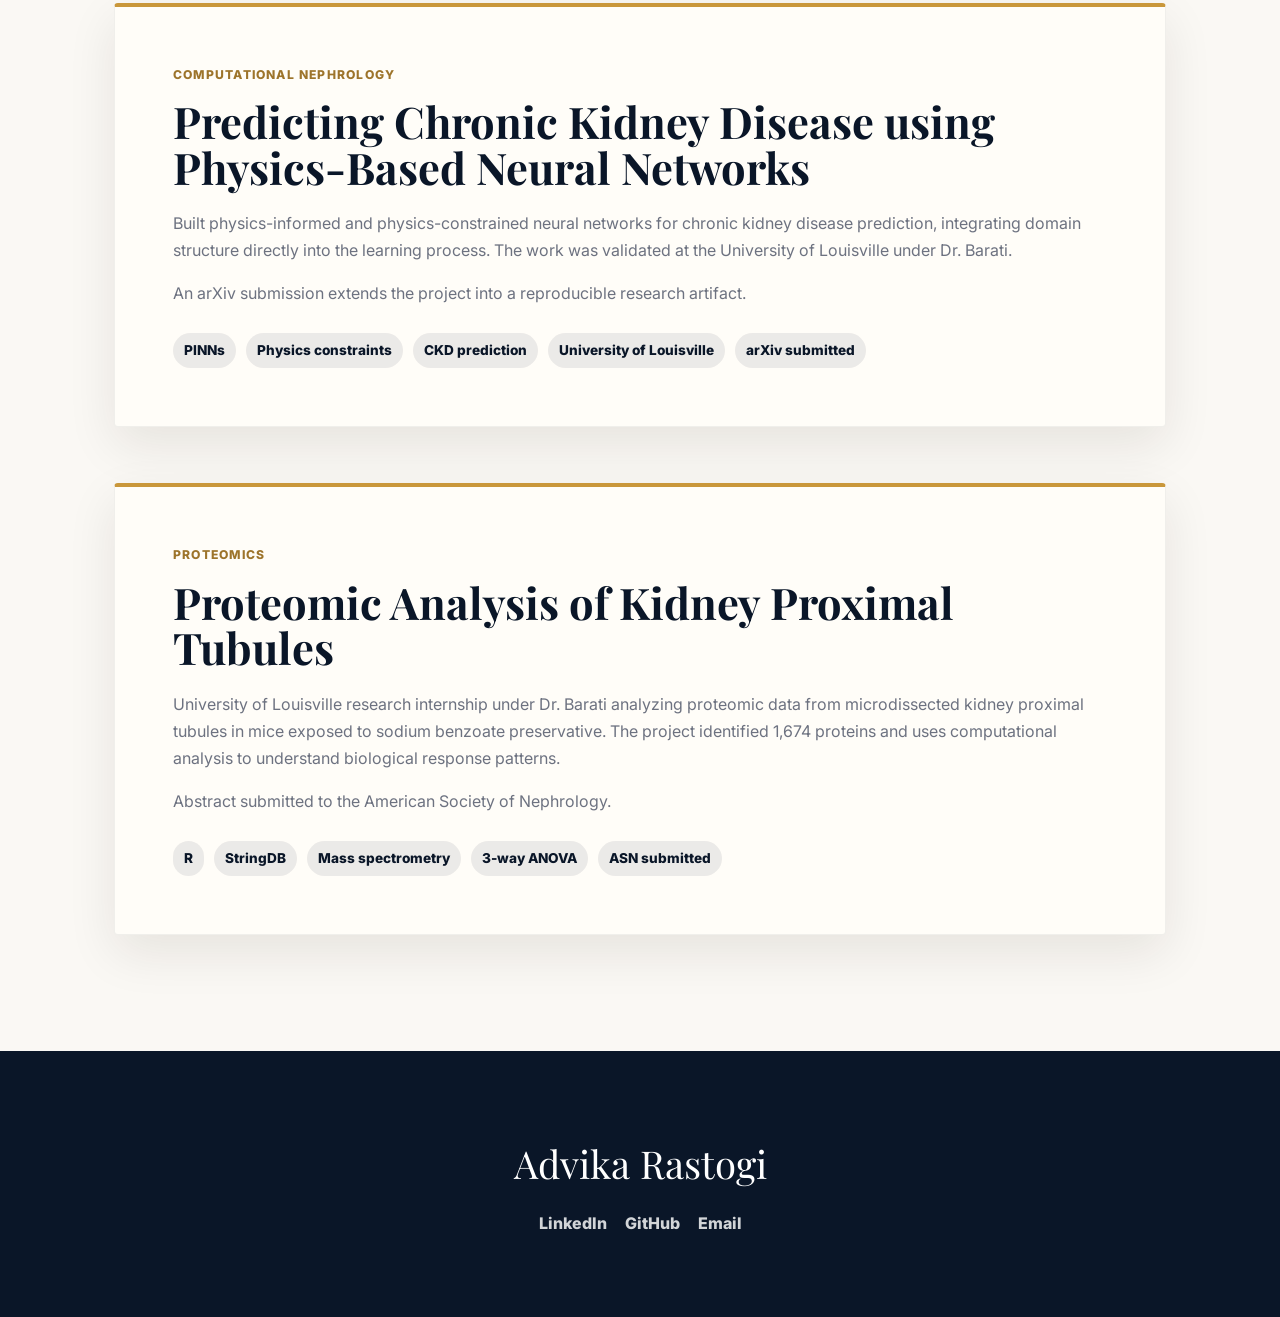
<file: research.html>
<!doctype html>
<html lang="en">
  <head>
    <meta charset="utf-8">
    <meta name="viewport" content="width=device-width, initial-scale=1">
    <title>Research | Advika Rastogi</title>
    <meta name="description" content="Research by Advika Rastogi across water scarcity mitigation, physics-informed kidney disease prediction, and proteomic analysis.">
    <link rel="preconnect" href="https://fonts.googleapis.com">
    <link rel="preconnect" href="https://fonts.gstatic.com" crossorigin>
    <link href="https://fonts.googleapis.com/css2?family=Inter:wght@400;500;600;700;800&family=Playfair+Display:wght@600;700;800&display=swap" rel="stylesheet">
    <link rel="stylesheet" href="styles.css">
  </head>
  <body>
    <header class="site-header">
      <a class="brand" href="index.html"><span class="brand-mark">AR</span><span>Advika Rastogi</span></a>
      <button class="nav-toggle" type="button" aria-label="Open navigation" aria-expanded="false"><span></span><span></span><span></span></button>
      <nav class="site-nav" aria-label="Primary navigation">
        <a href="index.html">Home</a>
        <a href="research.html">Research</a>
        <a href="projects.html">Projects</a>
        <a href="awards.html">Awards</a>
        <a href="about.html">About</a>
      </nav>
    </header>

    <main>
      <section class="hero photo-hero">
        <p class="eyebrow reveal">Research</p>
        <h1 class="reveal">Mathematical systems for climate and health.</h1>
        <p class="page-copy reveal">My research combines rigorous modeling with practical validation: satellite data, neural operators, biostatistics, mass spectrometry, and experimental hardware.</p>
      </section>

      <section class="section cream-section">
        <div class="research-list">
          <article class="research-card reveal">
            <span class="card-kicker">Water scarcity mitigation</span>
            <h2>A Novel Spectral-Stochastic Mathematical Framework for Water Scarcity Mitigation via Physics-Informed Neural Operators</h2>
            <p>Developed an FNO + SDE + MPC framework for precision irrigation, using a 100k-parameter architecture trained on NASA SMAP satellite data. The framework was validated across 50 global sites with 100 Monte Carlo simulations per site and hardware tested on 20 tomato plants.</p>
            <p>Proved 3 original theorems, won the AMS Karl Menger Award (3rd place special award) at ISEF 2026, and submitted 2 arXiv preprints.</p>
            <div class="chip-list">
              <span>FNO</span><span>SDE</span><span>MPC</span><span>NASA SMAP</span><span>Monte Carlo</span><span>arXiv submitted</span>
            </div>
          </article>

          <article class="research-card reveal">
            <span class="card-kicker">Computational nephrology</span>
            <h2>Predicting Chronic Kidney Disease using Physics-Based Neural Networks</h2>
            <p>Built physics-informed and physics-constrained neural networks for chronic kidney disease prediction, integrating domain structure directly into the learning process. The work was validated at the University of Louisville under Dr. Barati.</p>
            <p>An arXiv submission extends the project into a reproducible research artifact.</p>
            <div class="chip-list">
              <span>PINNs</span><span>Physics constraints</span><span>CKD prediction</span><span>University of Louisville</span><span>arXiv submitted</span>
            </div>
          </article>

          <article class="research-card reveal">
            <span class="card-kicker">Proteomics</span>
            <h2>Proteomic Analysis of Kidney Proximal Tubules</h2>
            <p>University of Louisville research internship under Dr. Barati analyzing proteomic data from microdissected kidney proximal tubules in mice exposed to sodium benzoate preservative. The project identified 1,674 proteins and uses computational analysis to understand biological response patterns.</p>
            <p>Abstract submitted to the American Society of Nephrology.</p>
            <div class="chip-list">
              <span>R</span><span>StringDB</span><span>Mass spectrometry</span><span>3-way ANOVA</span><span>ASN submitted</span>
            </div>
          </article>
        </div>
      </section>
    </main>

    <footer class="site-footer">
      <p>Advika Rastogi</p>
      <div><a href="#" aria-disabled="true">LinkedIn</a><a href="#" aria-disabled="true">GitHub</a><a href="mailto:advika@example.com">Email</a></div>
    </footer>
    <script src="script.js"></script>
  </body>
</html>
</file>
<file: styles.css>
:root {
  --cream: #faf8f4;
  --cream-2: #f1eadf;
  --warm-card: #fffdf8;
  --navy: #0a1628;
  --navy-soft: #24324a;
  --muted: #6d7280;
  --gold: #c9973a;
  --gold-dark: #9d742b;
  --line: rgba(10, 22, 40, 0.12);
  --white: #ffffff;
  --shadow: 0 18px 50px rgba(31, 23, 10, 0.09);
  --shadow-strong: 0 24px 68px rgba(31, 23, 10, 0.16);
}

* {
  box-sizing: border-box;
}

html {
  scroll-behavior: smooth;
}

body {
  margin: 0;
  color: var(--navy);
  background: var(--cream);
  font-family: "Inter", Arial, sans-serif;
  line-height: 1.7;
}

a {
  color: inherit;
  text-decoration: none;
}

p,
h1,
h2,
h3 {
  margin-top: 0;
}

p {
  color: var(--muted);
}

h1,
h2,
h3 {
  color: var(--navy);
  font-family: "Playfair Display", Georgia, serif;
  letter-spacing: 0;
}

.site-header {
  position: sticky;
  top: 0;
  z-index: 20;
  display: flex;
  align-items: center;
  justify-content: space-between;
  gap: 28px;
  padding: 18px clamp(20px, 5vw, 76px);
  background: rgba(250, 248, 244, 0.9);
  border-bottom: 1px solid rgba(10, 22, 40, 0.08);
  backdrop-filter: blur(16px);
}

.brand {
  display: inline-flex;
  align-items: center;
  gap: 12px;
  color: var(--navy);
  font-weight: 800;
}

.brand-mark {
  display: inline-grid;
  place-items: center;
  width: 40px;
  height: 40px;
  border: 1px solid rgba(201, 151, 58, 0.6);
  color: var(--gold-dark);
  background: rgba(201, 151, 58, 0.1);
  font-size: 0.82rem;
}

.site-nav {
  display: flex;
  align-items: center;
  gap: 4px;
}

.site-nav a {
  padding: 10px 12px;
  border-radius: 999px;
  color: var(--navy-soft);
  font-size: 0.93rem;
  font-weight: 700;
  transition: color 180ms ease, background 180ms ease;
}

.site-nav a:hover,
.site-nav a.active {
  color: var(--gold-dark);
  background: rgba(201, 151, 58, 0.12);
}

.nav-toggle {
  display: none;
  width: 44px;
  height: 44px;
  border: 1px solid var(--line);
  background: transparent;
  border-radius: 999px;
  cursor: pointer;
}

.nav-toggle span {
  display: block;
  width: 18px;
  height: 2px;
  margin: 4px auto;
  background: var(--navy);
}

.photo-hero {
  position: relative;
  min-height: calc(100vh - 78px);
  display: grid;
  align-items: center;
  overflow: hidden;
  padding: clamp(96px, 14vw, 172px) clamp(20px, 5vw, 76px);
  background:
    linear-gradient(90deg, rgba(10, 22, 40, 0.92) 0%, rgba(10, 22, 40, 0.76) 46%, rgba(10, 22, 40, 0.32) 100%),
    url("https://images.unsplash.com/photo-1506744038136-46273834b3fb?auto=format&fit=crop&w=2200&q=82") center / cover;
}

.photo-hero::after {
  content: "";
  position: absolute;
  inset: 0;
  pointer-events: none;
  background-image:
    linear-gradient(30deg, rgba(255, 255, 255, 0.07) 1px, transparent 1px),
    linear-gradient(120deg, rgba(201, 151, 58, 0.08) 1px, transparent 1px);
  background-size: 78px 78px;
  opacity: 0.28;
  animation: drift 28s linear infinite;
}

@keyframes drift {
  from { transform: translate3d(0, 0, 0); }
  to { transform: translate3d(-78px, 0, 0); }
}

.hero-content {
  position: relative;
  z-index: 1;
  width: min(100%, 1180px);
  max-width: 1180px;
  margin: 0 auto;
}

.hero-content.minimal {
  max-width: 900px;
}

.hero h1 {
  margin-bottom: 16px;
  color: var(--white);
  font-size: clamp(4rem, 10vw, 9rem);
  line-height: 0.9;
}

.tagline {
  margin-bottom: 20px;
  color: var(--white);
  font-family: "Playfair Display", Georgia, serif;
  font-size: clamp(2.1rem, 5vw, 5rem);
  font-weight: 700;
  line-height: 1;
}

.hero-copy {
  max-width: 720px;
  color: rgba(255, 255, 255, 0.82);
  font-size: clamp(1.05rem, 1.7vw, 1.28rem);
}

.hero-actions {
  display: flex;
  flex-wrap: wrap;
  gap: 14px;
  margin-top: 38px;
}

.page-hero,
.section {
  max-width: 1180px;
  margin: 0 auto;
  padding-left: clamp(20px, 5vw, 76px);
  padding-right: clamp(20px, 5vw, 76px);
}

.page-hero {
  padding-top: clamp(78px, 10vw, 132px);
  padding-bottom: clamp(42px, 6vw, 76px);
  background: var(--cream);
}

.page-hero::after {
  content: "";
  display: block;
  width: min(100%, 180px);
  height: 1px;
  margin-top: clamp(28px, 5vw, 52px);
  background: var(--gold);
}

.page-hero h1 {
  max-width: 900px;
  margin-bottom: 20px;
  font-size: clamp(3rem, 7vw, 6.2rem);
  line-height: 0.96;
}

.page-copy {
  max-width: 760px;
  color: var(--muted);
  font-size: clamp(1.05rem, 1.5vw, 1.22rem);
}

.section {
  padding-top: clamp(70px, 9vw, 124px);
  padding-bottom: clamp(70px, 9vw, 124px);
}

.section-tight {
  padding-top: clamp(22px, 4vw, 52px);
}

.cream-section {
  background: var(--cream);
}

.section-heading {
  max-width: 780px;
  margin-bottom: clamp(30px, 5vw, 58px);
}

.section-heading h2 {
  margin: 0;
  color: var(--navy);
  font-size: clamp(2.1rem, 4vw, 4rem);
  line-height: 1.02;
}

.eyebrow,
.card-kicker {
  display: block;
  margin: 0 0 14px;
  color: var(--gold-dark);
  font-size: 0.76rem;
  font-weight: 800;
  letter-spacing: 0.1em;
  text-transform: uppercase;
}

.button {
  display: inline-flex;
  align-items: center;
  justify-content: center;
  min-height: 48px;
  padding: 0 19px;
  border: 1px solid var(--gold);
  border-radius: 999px;
  color: var(--navy);
  background: var(--gold);
  font-weight: 800;
  transition: transform 180ms ease, box-shadow 180ms ease, background 180ms ease, border-color 180ms ease;
}

.button:hover {
  transform: translateY(-2px);
  box-shadow: 0 16px 32px rgba(157, 116, 43, 0.2);
}

.button.secondary {
  color: var(--white);
  border-color: rgba(255, 255, 255, 0.7);
  background: transparent;
}

.button.small {
  min-height: 40px;
  margin-top: auto;
  padding-inline: 16px;
  font-size: 0.9rem;
}

.button.outline-gold {
  color: var(--gold-dark);
  background: transparent;
}

.button.disabled {
  opacity: 0.7;
  cursor: default;
}

.button.disabled:hover {
  transform: none;
  box-shadow: none;
}

.bio-block {
  max-width: 980px;
  padding: clamp(28px, 4vw, 48px) 0 clamp(28px, 4vw, 48px) clamp(24px, 4vw, 44px);
  border-left: 4px solid var(--gold);
}

.bio-block p {
  max-width: 900px;
  margin-bottom: 18px;
  color: var(--navy-soft);
  font-size: clamp(1.2rem, 2vw, 1.58rem);
  line-height: 1.58;
}

.bio-block p:last-child {
  margin-bottom: 0;
}

.stats-grid,
.featured-grid,
.project-grid {
  display: grid;
  gap: 22px;
}

.stats-grid {
  grid-template-columns: repeat(4, minmax(0, 1fr));
}

.featured-grid {
  grid-template-columns: repeat(3, minmax(0, 1fr));
}

.project-grid {
  grid-template-columns: repeat(2, minmax(0, 1fr));
}

.metric-card,
.editorial-card,
.research-card,
.project-card,
.timeline-item,
.contact-card {
  border: 1px solid rgba(10, 22, 40, 0.06);
  border-radius: 4px;
  background: var(--warm-card);
  box-shadow: var(--shadow);
  transition: transform 180ms ease, box-shadow 180ms ease;
}

.metric-card:hover,
.editorial-card:hover,
.research-card:hover,
.project-card:hover,
.timeline-item:hover,
.contact-card:hover {
  transform: translateY(-4px);
  box-shadow: var(--shadow-strong);
}

.metric-card {
  min-height: 192px;
  padding: 30px;
}

.metric {
  display: block;
  margin-bottom: 18px;
  color: var(--navy);
  font-family: "Playfair Display", Georgia, serif;
  font-size: clamp(2.8rem, 5vw, 4.8rem);
  font-weight: 800;
  line-height: 0.95;
}

.metric-label {
  display: block;
  color: var(--muted);
  font-weight: 700;
  line-height: 1.35;
}

.editorial-card,
.project-card {
  min-height: 300px;
  display: flex;
  flex-direction: column;
  align-items: flex-start;
  padding: clamp(28px, 4vw, 40px);
  background: #fffaf0;
}

.editorial-card h3,
.project-card h2 {
  margin-bottom: 14px;
  font-size: clamp(1.6rem, 2.5vw, 2.35rem);
  line-height: 1.08;
}

.editorial-card p,
.project-card p {
  margin-bottom: 24px;
}

.text-link {
  margin-top: auto;
  color: var(--gold-dark);
  font-weight: 800;
}

.text-link:hover {
  color: var(--navy);
}

.research-list {
  display: grid;
  gap: clamp(30px, 5vw, 56px);
}

.research-card {
  padding: clamp(34px, 5vw, 58px);
  border-top: 4px solid var(--gold);
}

.research-card h2 {
  max-width: 980px;
  margin-bottom: 20px;
  font-size: clamp(1.85rem, 3.4vw, 3.35rem);
  line-height: 1.04;
}

.research-card p {
  max-width: 920px;
  margin-bottom: 16px;
}

.chip-list {
  display: flex;
  flex-wrap: wrap;
  gap: 10px;
  margin-top: 26px;
}

.chip-list span {
  display: inline-flex;
  align-items: center;
  min-height: 33px;
  padding: 6px 11px;
  border-radius: 999px;
  color: var(--navy);
  background: rgba(10, 22, 40, 0.08);
  font-size: 0.85rem;
  font-weight: 800;
}

.project-card .chip-list {
  margin-bottom: 28px;
}

.project-card .button.disabled {
  color: var(--gold-dark);
  background: transparent;
}

.tiered-timeline {
  position: relative;
  display: grid;
  gap: 50px;
  padding-left: clamp(24px, 4vw, 52px);
}

.tiered-timeline::before {
  content: "";
  position: absolute;
  left: 8px;
  top: 8px;
  bottom: 8px;
  width: 2px;
  background: linear-gradient(180deg, var(--navy), rgba(10, 22, 40, 0.14));
}

.award-tier {
  position: relative;
  display: grid;
  gap: 16px;
}

.award-tier::before {
  content: "";
  position: absolute;
  left: calc(clamp(24px, 4vw, 52px) * -1 - 1px);
  top: 10px;
  width: 16px;
  height: 16px;
  border: 4px solid var(--cream);
  border-radius: 50%;
  background: var(--gold);
  box-shadow: 0 0 0 1px rgba(201, 151, 58, 0.36);
}

.award-tier > h2 {
  margin-bottom: 8px;
  color: var(--navy);
  font-size: clamp(1.7rem, 3vw, 2.9rem);
}

.timeline-item {
  padding: 24px 28px;
  box-shadow: none;
  border: 1px solid rgba(10, 22, 40, 0.08);
}

.timeline-item span {
  color: var(--gold-dark);
  font-size: 0.88rem;
  font-weight: 800;
}

.timeline-item h3 {
  margin: 6px 0 6px;
  font-size: clamp(1.25rem, 2vw, 1.75rem);
  line-height: 1.15;
}

.timeline-item p {
  margin-bottom: 0;
}

.about-title h1 {
  font-size: clamp(4rem, 10vw, 9rem);
}

.two-column {
  display: grid;
  grid-template-columns: minmax(0, 1.25fr) minmax(320px, 0.75fr);
  gap: clamp(34px, 7vw, 90px);
  align-items: start;
}

.about-copy > p {
  max-width: 760px;
  margin-bottom: 20px;
  color: var(--navy-soft);
  font-size: clamp(1.08rem, 1.6vw, 1.28rem);
}

.info-stack {
  display: grid;
  gap: 36px;
  margin-top: clamp(36px, 5vw, 64px);
}

.info-stack h2 {
  margin-bottom: 12px;
  color: var(--navy);
  font-size: clamp(1.45rem, 2.4vw, 2.2rem);
}

.contact-card {
  position: sticky;
  top: 104px;
  padding: clamp(30px, 4vw, 42px);
}

.contact-card h2 {
  margin-bottom: 22px;
  font-size: clamp(1.65rem, 2.8vw, 2.7rem);
  line-height: 1.08;
}

.contact-card a {
  color: var(--gold-dark);
  font-weight: 800;
}

.contact-actions {
  display: flex;
  flex-wrap: wrap;
  gap: 12px;
  margin-top: 28px;
}

.site-footer {
  display: grid;
  place-items: center;
  gap: 14px;
  padding: clamp(48px, 7vw, 80px) clamp(20px, 5vw, 76px);
  color: rgba(255, 255, 255, 0.78);
  background: var(--navy);
  text-align: center;
}

.site-footer p {
  margin: 0;
  color: var(--white);
  font-family: "Playfair Display", Georgia, serif;
  font-size: clamp(1.6rem, 3vw, 2.6rem);
}

.site-footer div {
  display: flex;
  flex-wrap: wrap;
  justify-content: center;
  gap: 18px;
}

.site-footer a {
  color: rgba(255, 255, 255, 0.82);
  font-weight: 800;
}

.site-footer a:hover {
  color: var(--gold);
}

.reveal {
  opacity: 0;
  transform: translateY(22px);
  transition: opacity 680ms ease, transform 680ms ease;
}

.reveal.visible {
  opacity: 1;
  transform: translateY(0);
}

@media (max-width: 1020px) {
  .stats-grid,
  .featured-grid,
  .project-grid,
  .two-column {
    grid-template-columns: 1fr;
  }

  .contact-card {
    position: static;
  }
}

@media (max-width: 880px) {
  .nav-toggle {
    display: block;
  }

  .site-nav {
    position: absolute;
    left: 20px;
    right: 20px;
    top: 72px;
    display: none;
    flex-direction: column;
    align-items: stretch;
    padding: 12px;
    border: 1px solid rgba(10, 22, 40, 0.1);
    border-radius: 16px;
    background: rgba(250, 248, 244, 0.98);
  }

  .site-nav.open {
    display: flex;
  }

  .site-nav a {
    padding: 12px;
  }

  .photo-hero {
    min-height: auto;
  }
}

@media (max-width: 560px) {
  .site-header {
    padding: 14px 16px;
  }

  .brand span:last-child {
    display: none;
  }

  .site-nav {
    left: 16px;
    right: 16px;
  }

  .hero-actions,
  .contact-actions {
    align-items: stretch;
    flex-direction: column;
  }

  .button {
    width: 100%;
  }

  .bio-block {
    padding-left: 22px;
  }

  .tiered-timeline {
    padding-left: 24px;
  }

  .award-tier::before {
    left: -24px;
  }
}

@media (prefers-reduced-motion: reduce) {
  html {
    scroll-behavior: auto;
  }

  *,
  *::before,
  *::after {
    animation-duration: 0.01ms !important;
    animation-iteration-count: 1 !important;
    transition-duration: 0.01ms !important;
  }

  .reveal {
    opacity: 1;
    transform: none;
  }
}
</file>
